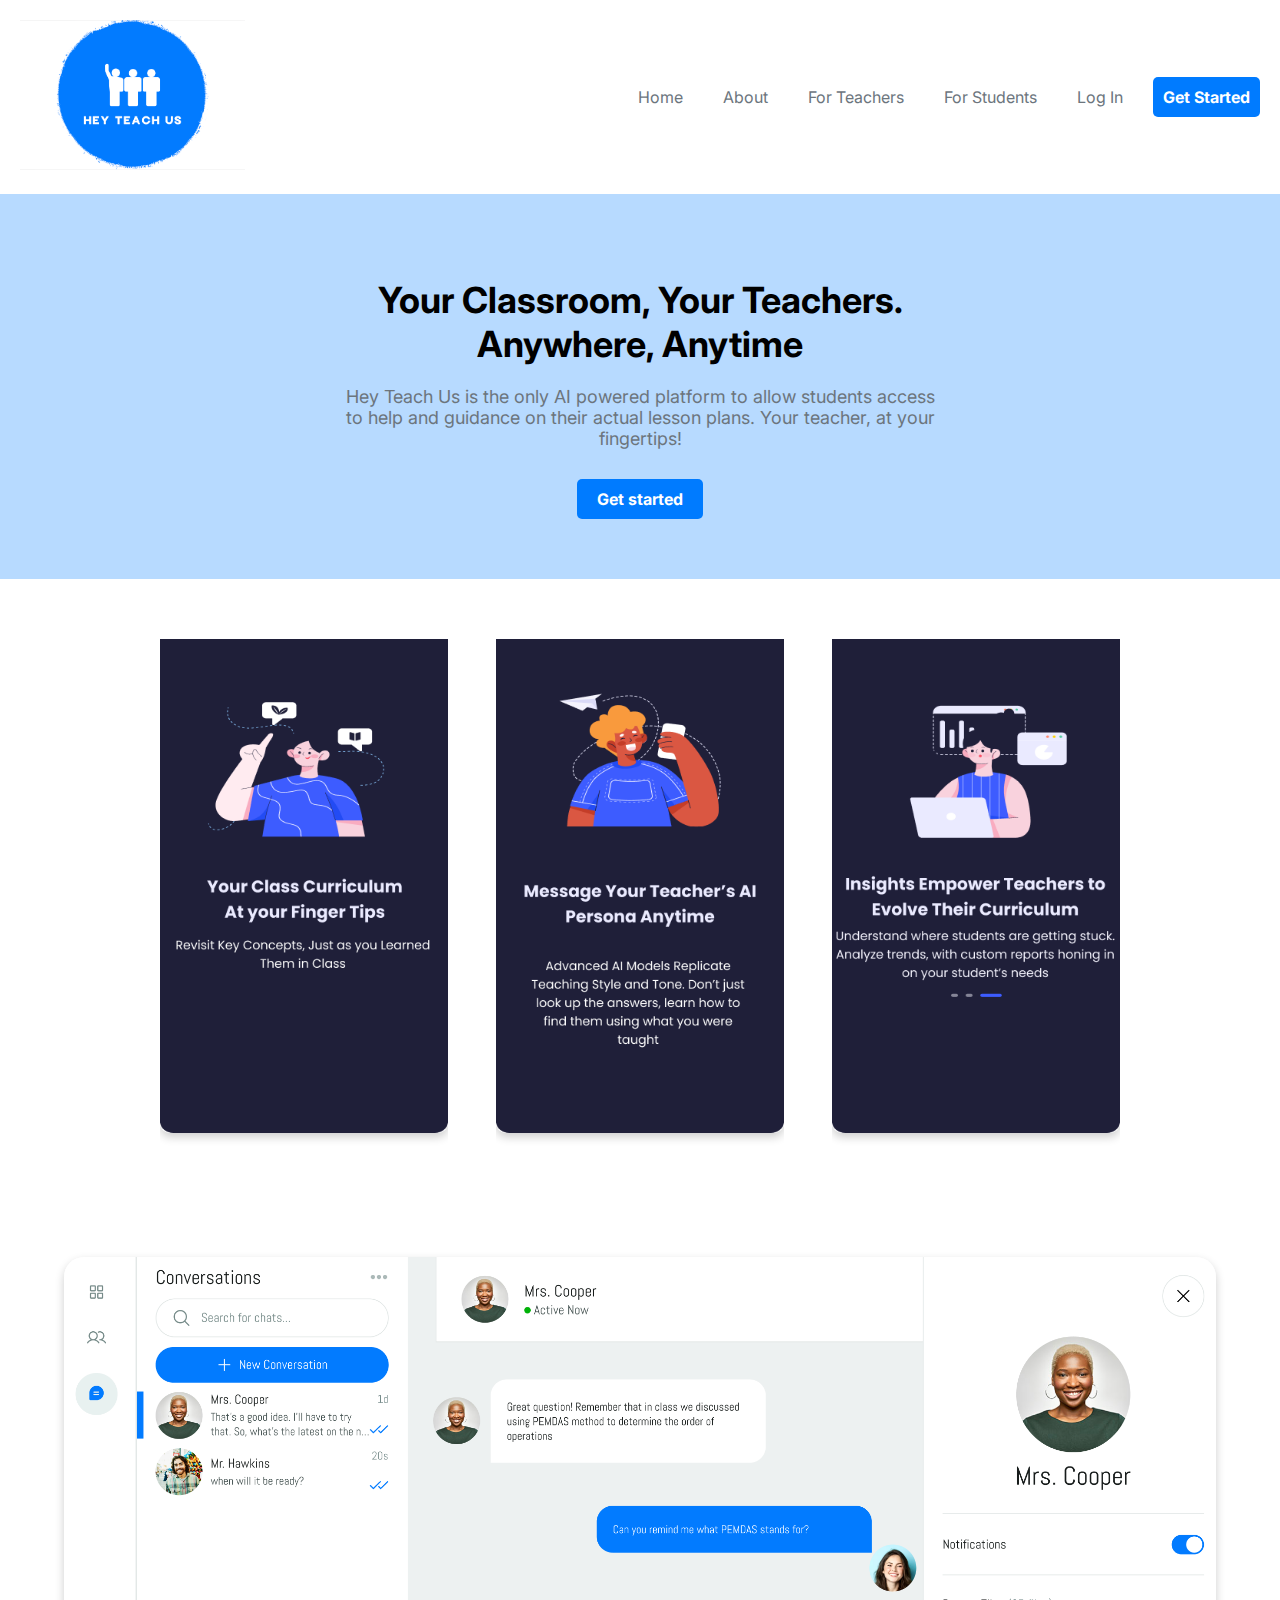
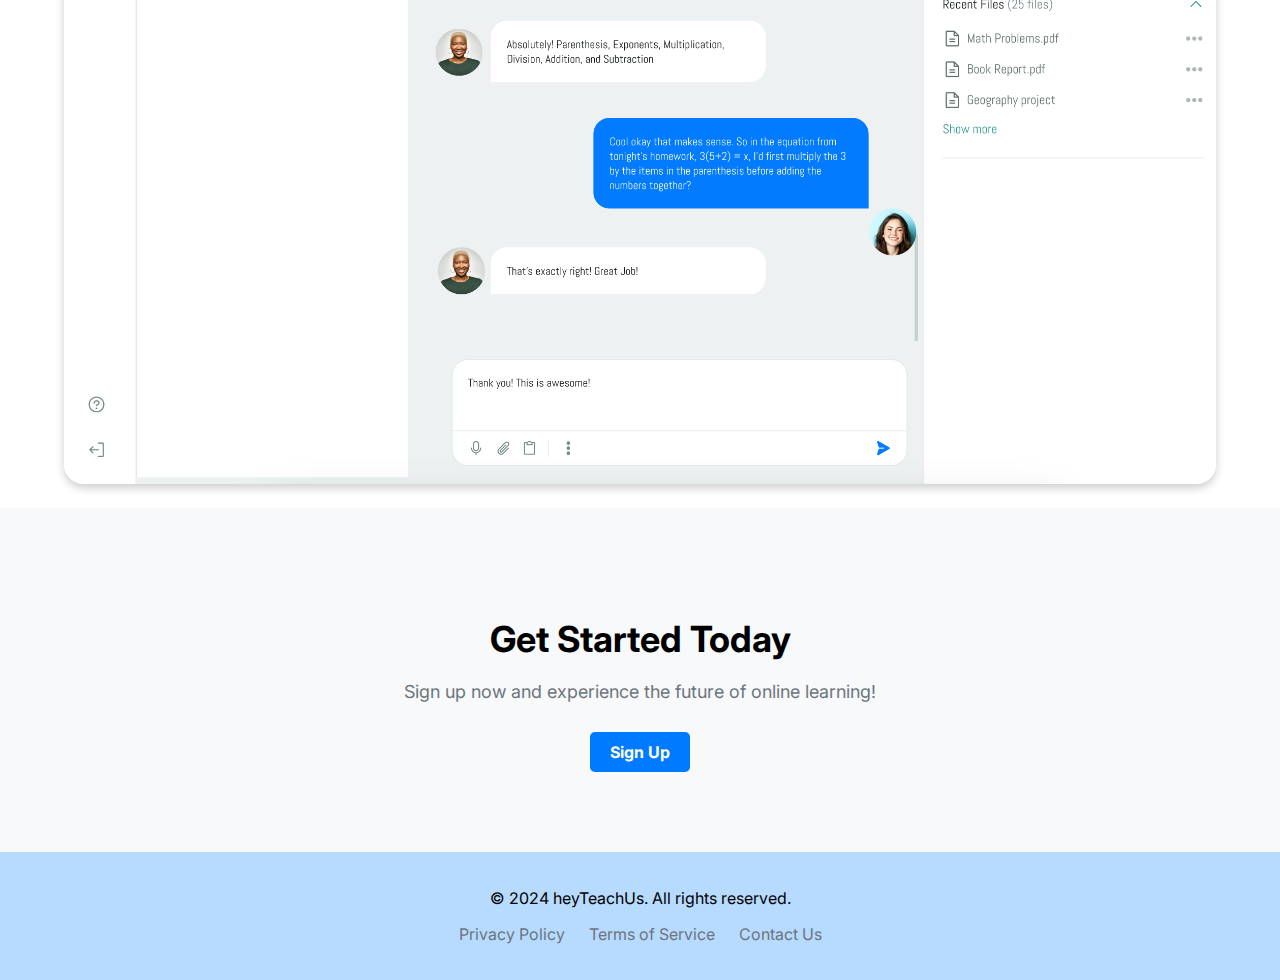
<file: index.html>
<!DOCTYPE html>
<html lang="en">
<head>
  <meta charset="UTF-8">
  <meta name="viewport" content="width=device-width, initial-scale=1.0">
  <title>Home</title>
  <link rel="stylesheet" href="style.css">
  <link rel="icon" type="image/x-icon" href="images/favicon.ico">
</head>
<body>
  <header>
    <nav>
      <div class="logo">
        <a href="index.html">
          <img src="images/Heyteachuslogo.png" alt="heyTeachUs Logo">
        </a>
      </div>
      <div class="hamburger-menu">
        <input type="checkbox" id="menu-toggle">
        <label for="menu-toggle" class="menu-icon">&#9776;</label>
        <ul class="menu-items">
          <li><a href="index.html">Home</a></li>
          <li><a href="about.html">About</a></li>
          <li><a href="for-teachers.html">For Teachers</a></li>
          <li><a href="for-students.html">For Students</a></li>
          <li><a href="login.html">Log In</a></li>
          <li><a href="signup.html" class="cta-button">Get Started</a></li>
        </ul>
      </div>
      <ul class="desktop-menu">
        <li><a href="index.html">Home</a></li>
        <li><a href="about.html">About</a></li>
        <li><a href="for-teachers.html">For Teachers</a></li>
        <li><a href="for-students.html">For Students</a></li>
        <li><a href="login.html">Log In</a></li>
        <li><a href="signup.html" class="cta-button">Get Started</a></li>
      </ul>
    </nav>
  </header>

  <main>
    <section id="hero">
      <div class="hero-content">
        <h1>Your Classroom, Your Teachers. Anywhere, Anytime</h1>
        <p>Hey Teach Us is the only AI powered platform to allow students access to help and guidance on their actual lesson plans. Your teacher, at your fingertips!</p>
        <a href="signup.html" class="cta-button">Get started</a>
      </div>
    </section>

    <section id="features">
      <div class="container">
        <div class="feature-row">
          <div class="feature">
            <img src="images/homepage1.png" alt="Feature 1">
          </div>
          <div class="feature">
            <img src="images/homepage2.png" alt="Feature 2">
          </div>
          <div class="feature">
            <img src="images/homepage3.png" alt="Feature 3">
          </div>
        </div>
      </div>
    </section>

    <section id="platform-screenshot">
      <img src="images/platformscreenshot.png" alt="Platform Screenshot" class="platform-image">
    </section>

    <section id="cta">
      <div class="container">
        <h2>Get Started Today</h2>
        <p>Sign up now and experience the future of online learning!</p>
        <a href="signup.html" class="cta-button">Sign Up</a>
      </div>
    </section>
  </main>

  <footer>
    <div class="container">
      <p>&copy; 2024 heyTeachUs. All rights reserved.</p>
      <ul class="footer-links">
        <li><a href="#">Privacy Policy</a></li>
        <li><a href="#">Terms of Service</a></li>
        <li><a href="#">Contact Us</a></li>
      </ul>
    </div>
  </footer>
</body>
</html>
</file>
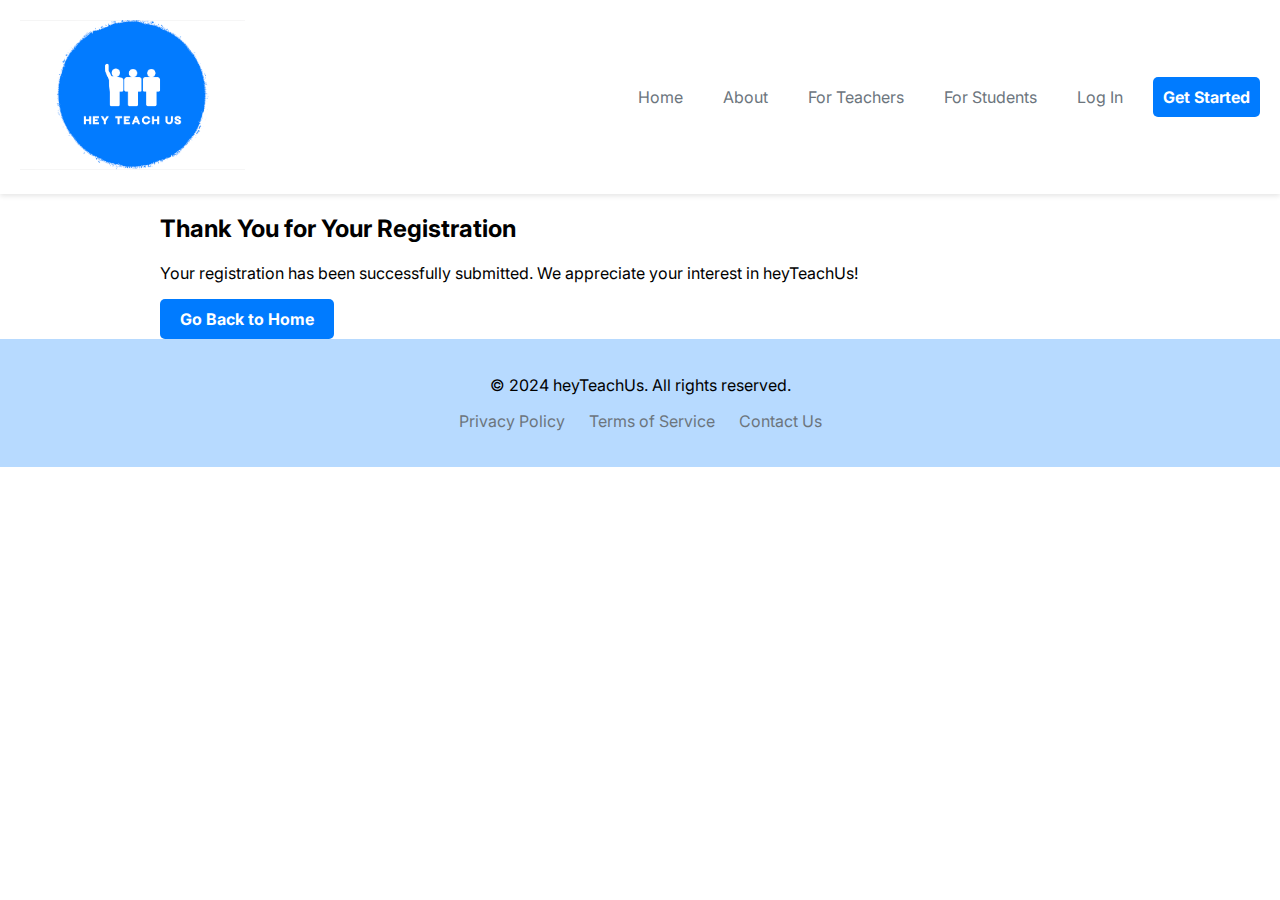
<file: confirmation.html>
<!DOCTYPE html>
<html lang="en">
<head>
  <meta charset="UTF-8">
  <meta name="viewport" content="width=device-width, initial-scale=1.0">
  <title>Registration Confirmation</title>
  <link rel="stylesheet" href="style.css">
  <link rel="icon" type="image/x-icon" href="images/favicon.ico">
</head>
<body>
  <header>
    <nav>
      <div class="logo">
        <a href="index.html">
          <img src="images/Heyteachuslogo.png" alt="heyTeachUs Logo">
        </a>
      </div>
      <div class="hamburger-menu">
        <input type="checkbox" id="menu-toggle">
        <label for="menu-toggle" class="menu-icon">&#9776;</label>
        <ul class="menu-items">
          <li><a href="index.html">Home</a></li>
          <li><a href="about.html">About</a></li>
          <li><a href="for-teachers.html">For Teachers</a></li>
          <li><a href="for-students.html">For Students</a></li>
          <li><a href="login.html">Log In</a></li>
          <li><a href="signup.html" class="cta-button">Get Started</a></li>
        </ul>
      </div>
      <ul class="desktop-menu">
        <li><a href="index.html">Home</a></li>
        <li><a href="about.html">About</a></li>
        <li><a href="for-teachers.html">For Teachers</a></li>
        <li><a href="for-students.html">For Students</a></li>
        <li><a href="login.html">Log In</a></li>
        <li><a href="signup.html" class="cta-button">Get Started</a></li>
      </ul>
    </nav>
  </header>

  <main>
    <section id="confirmation">
      <div class="container">
        <h2>Thank You for Your Registration</h2>
        <p>Your registration has been successfully submitted. We appreciate your interest in heyTeachUs!</p>
        <a href="index.html" class="cta-button">Go Back to Home</a>
      </div>
    </section>
  </main>

  <footer>
    <div class="container">
      <p>&copy; 2024 heyTeachUs. All rights reserved.</p>
      <ul class="footer-links">
        <li><a href="#">Privacy Policy</a></li>
        <li><a href="#">Terms of Service</a></li>
        <li><a href="#">Contact Us</a></li>
      </ul>
    </div>
  </footer>
</body>
</html>
</file>
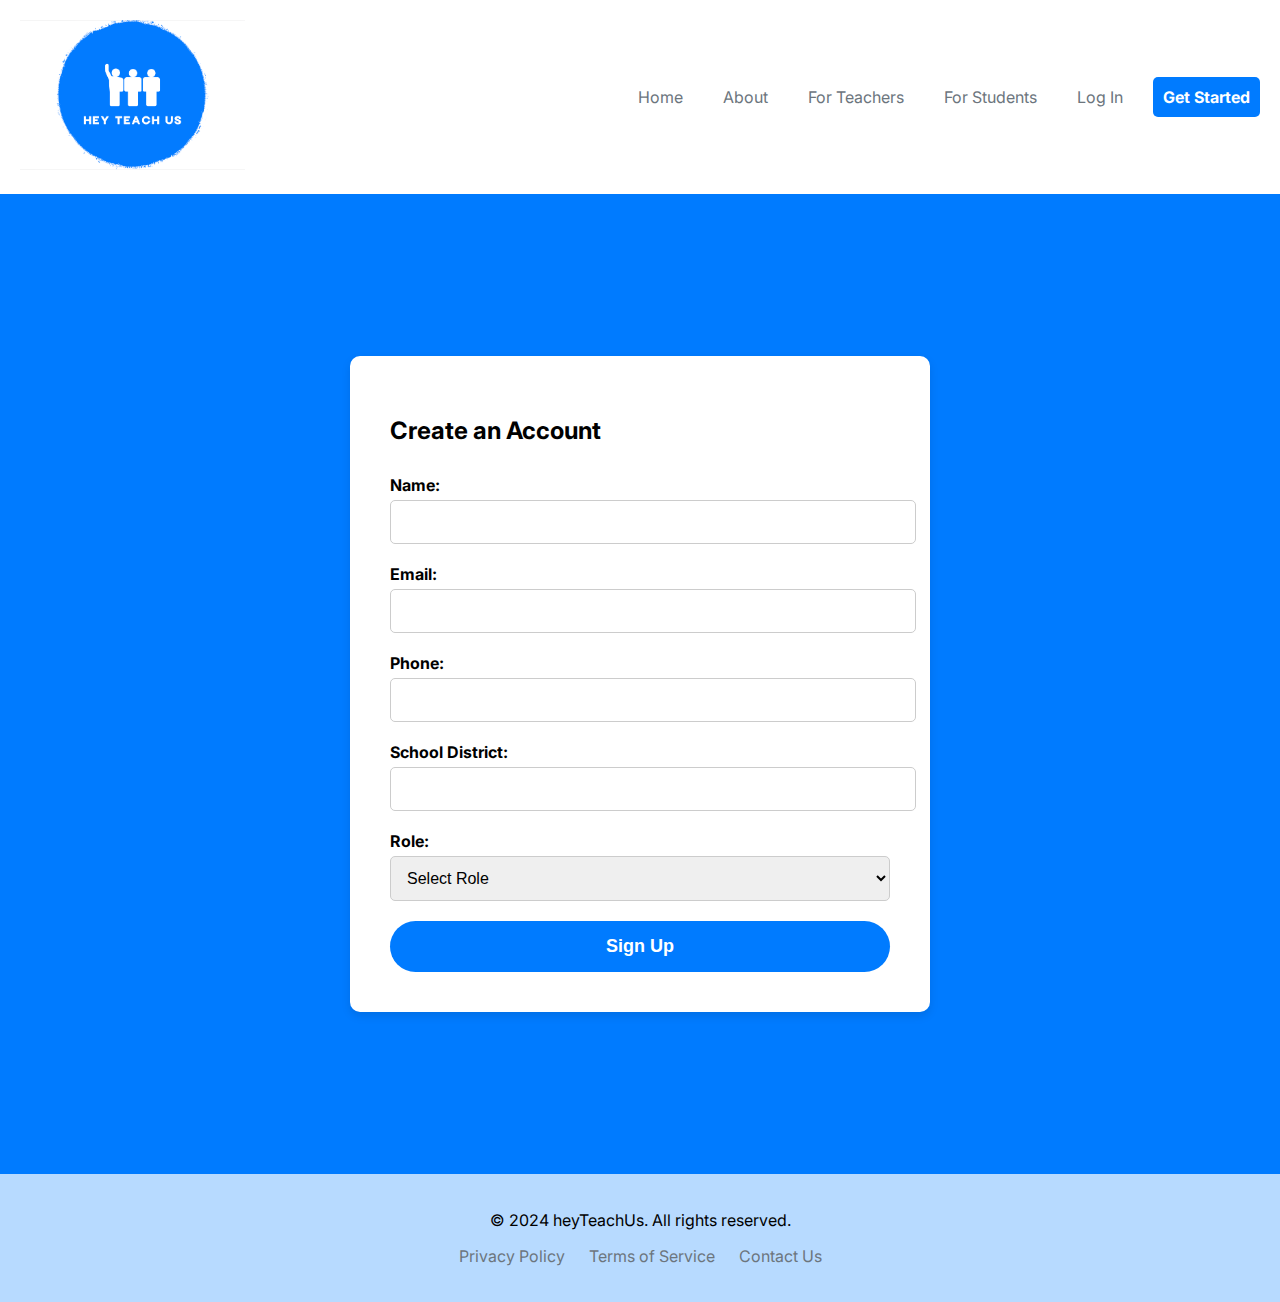
<file: signup.html>
<!DOCTYPE html>
<html lang="en">
<head>
  <meta charset="UTF-8">
  <meta name="viewport" content="width=device-width, initial-scale=1.0">
  <title>signup</title>
  <link rel="stylesheet" href="style.css">
  <link rel="icon" type="image/x-icon" href="images/favicon.ico">
</head>
<body>
  <header>
    <nav>
      <div class="logo">
        <a href="index.html">
          <img src="images/Heyteachuslogo.png" alt="heyTeachUs Logo">
        </a>
      </div>
      <div class="hamburger-menu">
        <input type="checkbox" id="menu-toggle">
        <label for="menu-toggle" class="menu-icon">&#9776;</label>
        <ul class="menu-items">
          <li><a href="index.html">Home</a></li>
          <li><a href="about.html">About</a></li>
          <li><a href="for-teachers.html">For Teachers</a></li>
          <li><a href="for-students.html">For Students</a></li>
          <li><a href="login.html">Log In</a></li>
          <li><a href="signup.html" class="cta-button">Get Started</a></li>
        </ul>
      </div>
      <ul class="desktop-menu">
        <li><a href="index.html">Home</a></li>
        <li><a href="about.html">About</a></li>
        <li><a href="for-teachers.html">For Teachers</a></li>
        <li><a href="for-students.html">For Students</a></li>
        <li><a href="login.html">Log In</a></li>
        <li><a href="signup.html" class="cta-button">Get Started</a></li>
      </ul>
    </nav>
  </header>

  <main>
    <section id="registration">
      <div class="signup-container">
        <h2>Create an Account</h2>
        <form class="signup-form" id="registrationForm">
          <div class="form-group">
            <label for="name">Name:</label>
            <input type="text" id="name" name="name" required>
          </div>
          <div class="form-group">
            <label for="email">Email:</label>
            <input type="email" id="email" name="email" required>
          </div>
          <div class="form-group">
            <label for="phone">Phone:</label>
            <input type="tel" id="phone" name="phone" required>
          </div>
          <div class="form-group">
            <label for="school-district">School District:</label>
            <input type="text" id="school-district" name="school-district" required>
          </div>
          <div class="form-group">
            <label for="role">Role:</label>
            <select id="role" name="role" required>
              <option value="">Select Role</option>
              <option value="teacher">Teacher</option>
              <option value="student">Student</option>
              <option value="parent">Parent</option>
            </select>
          </div>
          <button type="submit" class="signup-button">Sign Up</button>
        </form>
      </div>
    </section>
  </main>

  <footer>
    <div class="container">
      <p>&copy; 2024 heyTeachUs. All rights reserved.</p>
      <ul class="footer-links">
        <li><a href="#">Privacy Policy</a></li>
        <li><a href="#">Terms of Service</a></li>
        <li><a href="#">Contact Us</a></li>
      </ul>
    </div>
  </footer>

  <script src="registration.js"></script>
</body>
</html>
</file>
<file: style.css>
@import url('https://fonts.googleapis.com/css2?family=Inter:wght@400;700&display=swap');

:root {
  --primary-color: #007bff;
  --secondary-color: #6c757d;
  --font-family: 'Inter', sans-serif;
}

body {
  font-family: var(--font-family);
  margin: 0;
  padding: 0;
}

header {
  background-color: #fff;
  padding: 20px;
  box-shadow: 0 2px 5px rgba(0, 0, 0, 0.1);
}

nav {
  display: flex;
  justify-content: space-between;
  align-items: center;
}

.logo img {
  height: 150px;
}

.desktop-menu {
  list-style: none;
  display: flex;
  align-items: center;
}

.desktop-menu li {
  margin-left: 20px;
}

.desktop-menu li a {
  color: var(--secondary-color);
  text-decoration: none;
  padding: 10px;
  transition: background-color 0.3s ease, color 0.3s ease;
}

.desktop-menu li a:hover {
  background-color: var(--primary-color);
  color: #fff;
  border-radius: 5px;
}

.hamburger-menu {
  display: none;
}

.menu-icon {
  cursor: pointer;
  display: inline-block;
  font-size: 24px;
  margin-right: 10px;
  color: var(--secondary-color);
}

#menu-toggle {
  display: none;
}

.menu-items {
  display: none;
  list-style: none;
  padding: 20px;
  margin: 0;
  position: absolute;
  top: 100%;
  right: 0;
  background-color: #fff;
  box-shadow: 0 2px 5px rgba(0, 0, 0, 0.1);
  transition: opacity 0.3s ease;
  opacity: 0;
  pointer-events: none;
}

#menu-toggle:checked ~ .menu-items {
  display: block;
  opacity: 1;
  pointer-events: auto;
}

.menu-items li {
  margin-bottom: 10px;
}

.menu-items li a {
  color: var(--secondary-color);
  text-decoration: none;
}

.cta-button {
  display: inline-block;
  background-color: var(--primary-color);
  color: #fff;
  padding: 10px 20px;
  border-radius: 5px;
  text-decoration: none;
  font-weight: bold;
}

.desktop-menu .cta-button {
  color: #fff;
}

.menu-items .cta-button {
  color: #fff;
}

#hero {
  background-color: #b7daff;
  padding: 60px 0;
  text-align: center;
}

.hero-content {
  max-width: 600px;
  margin: 0 auto;
}

.hero-content h1 {
  font-size: 36px;
  margin-bottom: 20px;
  font-weight: 700;
}

.hero-content p {
  font-size: 18px;
  color: var(--secondary-color);
  margin-bottom: 30px;
}

#features {
  padding: 60px 0;
}

.container {
  max-width: 960px;
  margin: 0 auto;
  padding: 0 20px;
}

.feature-row {
  display: flex;
  justify-content: space-between;
  align-items: center;
  flex-wrap: wrap;
  margin-bottom: -40px;
}

.feature {
  text-align: center;
  flex-basis: 100%;
  position: relative;
  overflow: hidden;
  margin-bottom: 40px;
}

.feature img {
  width: 100%;
  height: auto;
  transition: transform 0.3s ease;
  box-shadow: 0 4px 10px rgba(0, 0, 0, 0.2);
  border-radius: 10px;
  transform: translateY(-20px);
}

#platform-screenshot {
  text-align: center;
  margin-top: 60px;
}

.platform-image {
  max-width: 90%;
  height: auto;
  border-radius: 20px;
  box-shadow: 0 4px 10px rgba(0, 0, 0, 0.2);
  transform: translateY(-20px);
}

#cta {
  background-color: #f8f9fa;
  padding: 80px 0;
  text-align: center;
}

#cta h2 {
  font-size: 36px;
  margin-bottom: 20px;
  font-weight: 700;
}

#cta p {
  font-size: 18px;
  color: var(--secondary-color);
  margin-bottom: 30px;
}

footer {
  background-color: #b7daff;
  padding: 20px 0;
  text-align: center;
}

.footer-links {
  list-style: none;
  padding: 0;
  margin-top: 10px;
}

.footer-links li {
  display: inline-block;
  margin: 0 10px;
}

.footer-links li a {
  text-decoration: none;
  color: var(--secondary-color);
}

/* Signup Page Styles */
#registration {
  background-color: #007BFF;
  padding: 80px 0;
  display: flex;
  justify-content: center;
  align-items: center;
  min-height: calc(100vh - 80px);
}

.signup-container {
  max-width: 500px;
  width: 100%;
  padding: 40px;
  background-color: #fff;
  border-radius: 10px;
  box-shadow: 0 4px 10px rgba(0, 0, 0, 0.1);
}

.signup-form {
  margin-top: 30px;
}

.signup-form .form-group {
  margin-bottom: 20px;
}

.signup-form label {
  display: block;
  margin-bottom: 5px;
  font-weight: bold;
}

.signup-form input,
.signup-form select {
  width: 100%;
  padding: 12px;
  border: 1px solid #ccc;
  border-radius: 5px;
  font-size: 16px;
}

.signup-button {
  display: block;
  width: 100%;
  padding: 15px;
  background-color: #007BFF;
  color: #fff;
  border: none;
  border-radius: 30px;
  font-size: 18px;
  font-weight: bold;
  cursor: pointer;
  transition: background-color 0.3s ease;
}

.signup-button:hover {
  background-color: #0056b3;
}

@media (min-width: 768px) {
  .feature {
    flex-basis: 30%;
  }
}

@media (max-width: 768px) {
  header {
    padding: 10px;
    justify-content: space-between;
  }

  .logo img {
    height: 30px;
  }

  .desktop-menu {
    display: none;
  }

  .hamburger-menu {
    display: block;
    position: relative;
  }

  .container {
    padding: 0 10px;
  }

  #features {
    padding: 40px 0;
  }

  #platform-screenshot {
    margin-top: 40px;
  }
}
</file>
